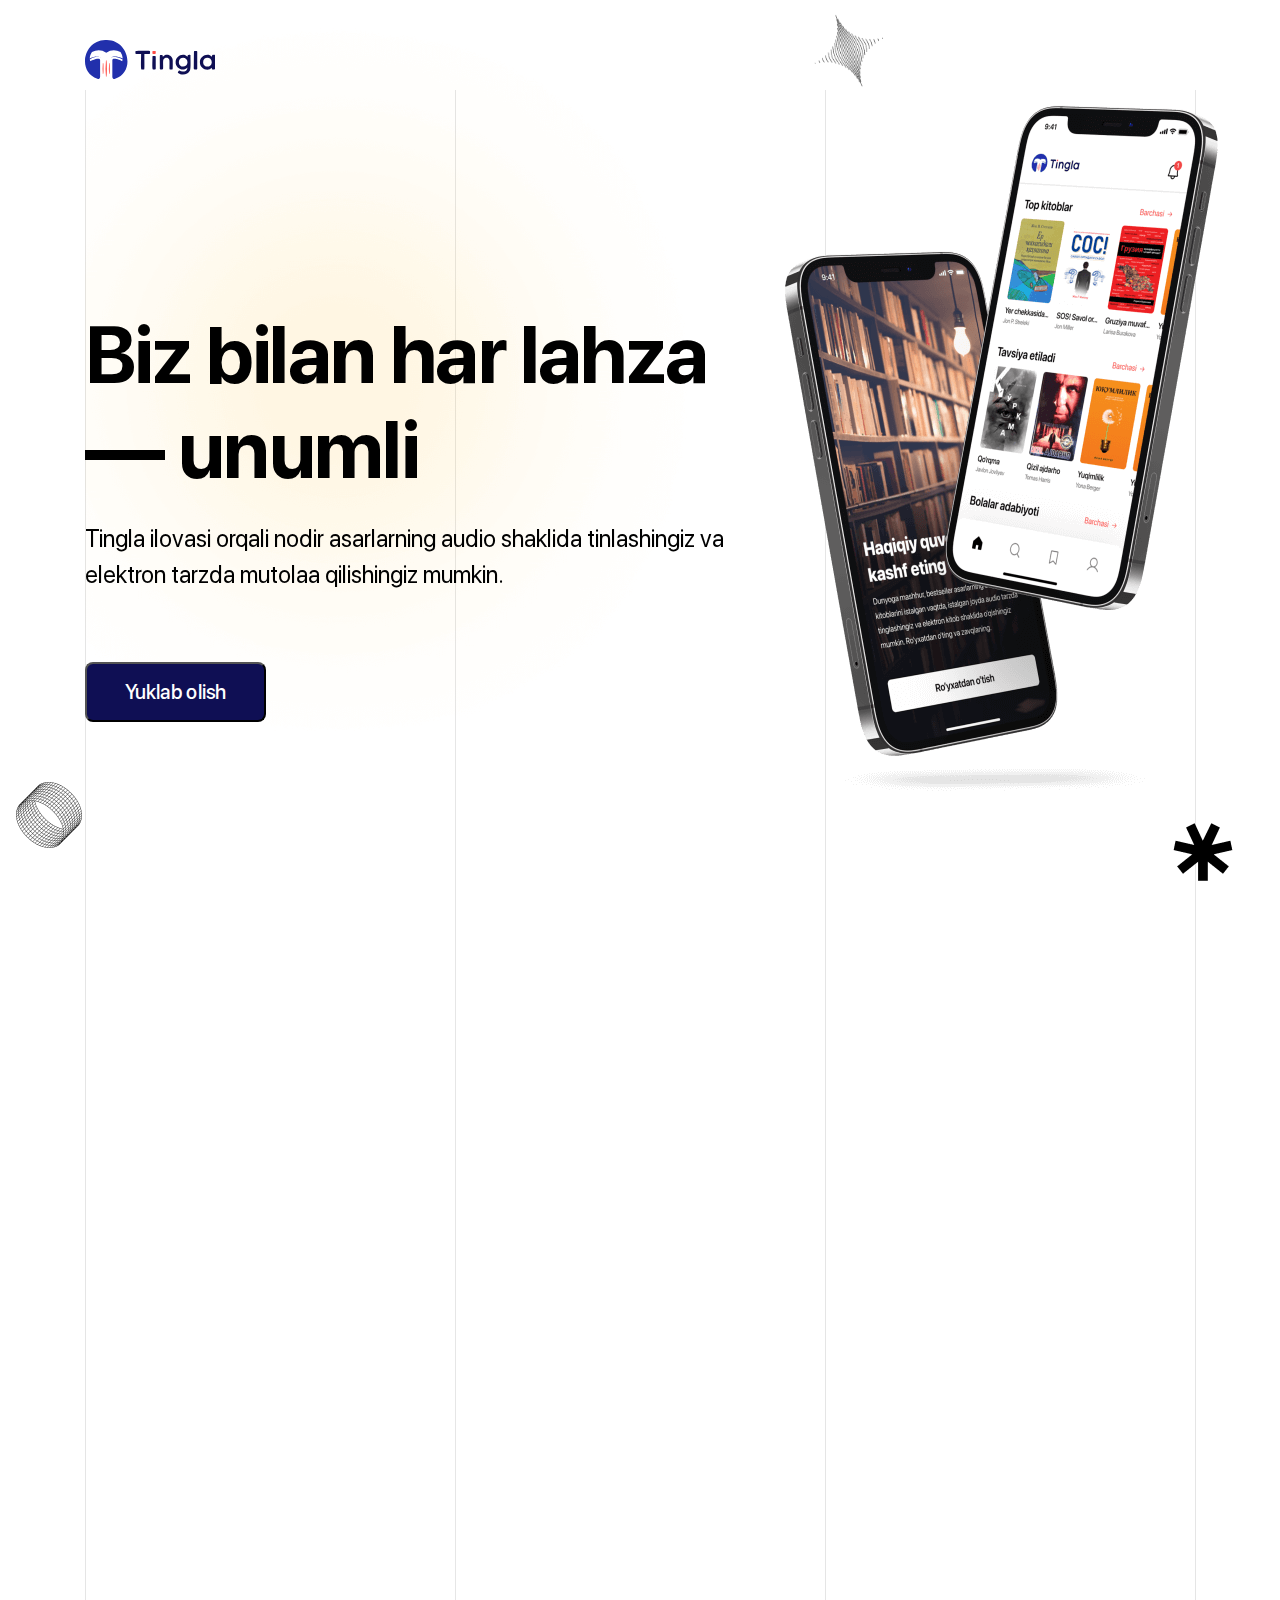
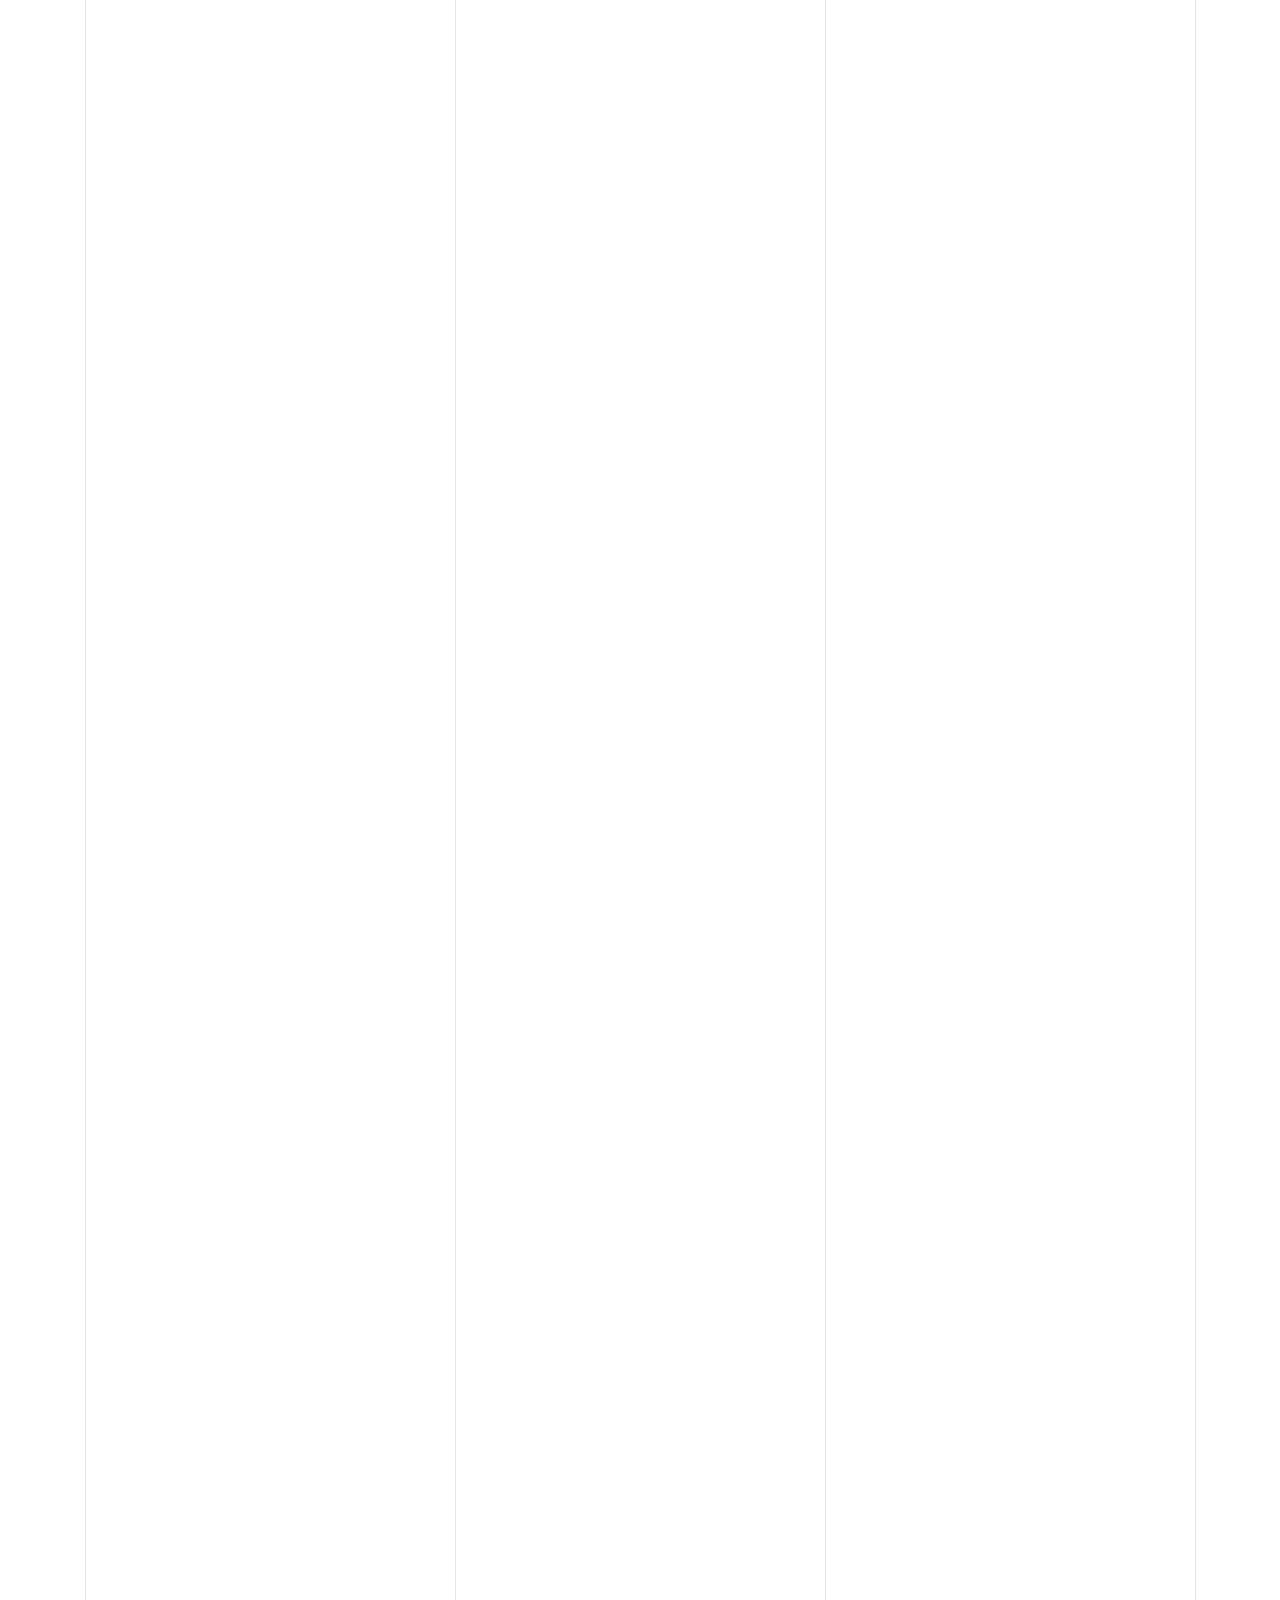
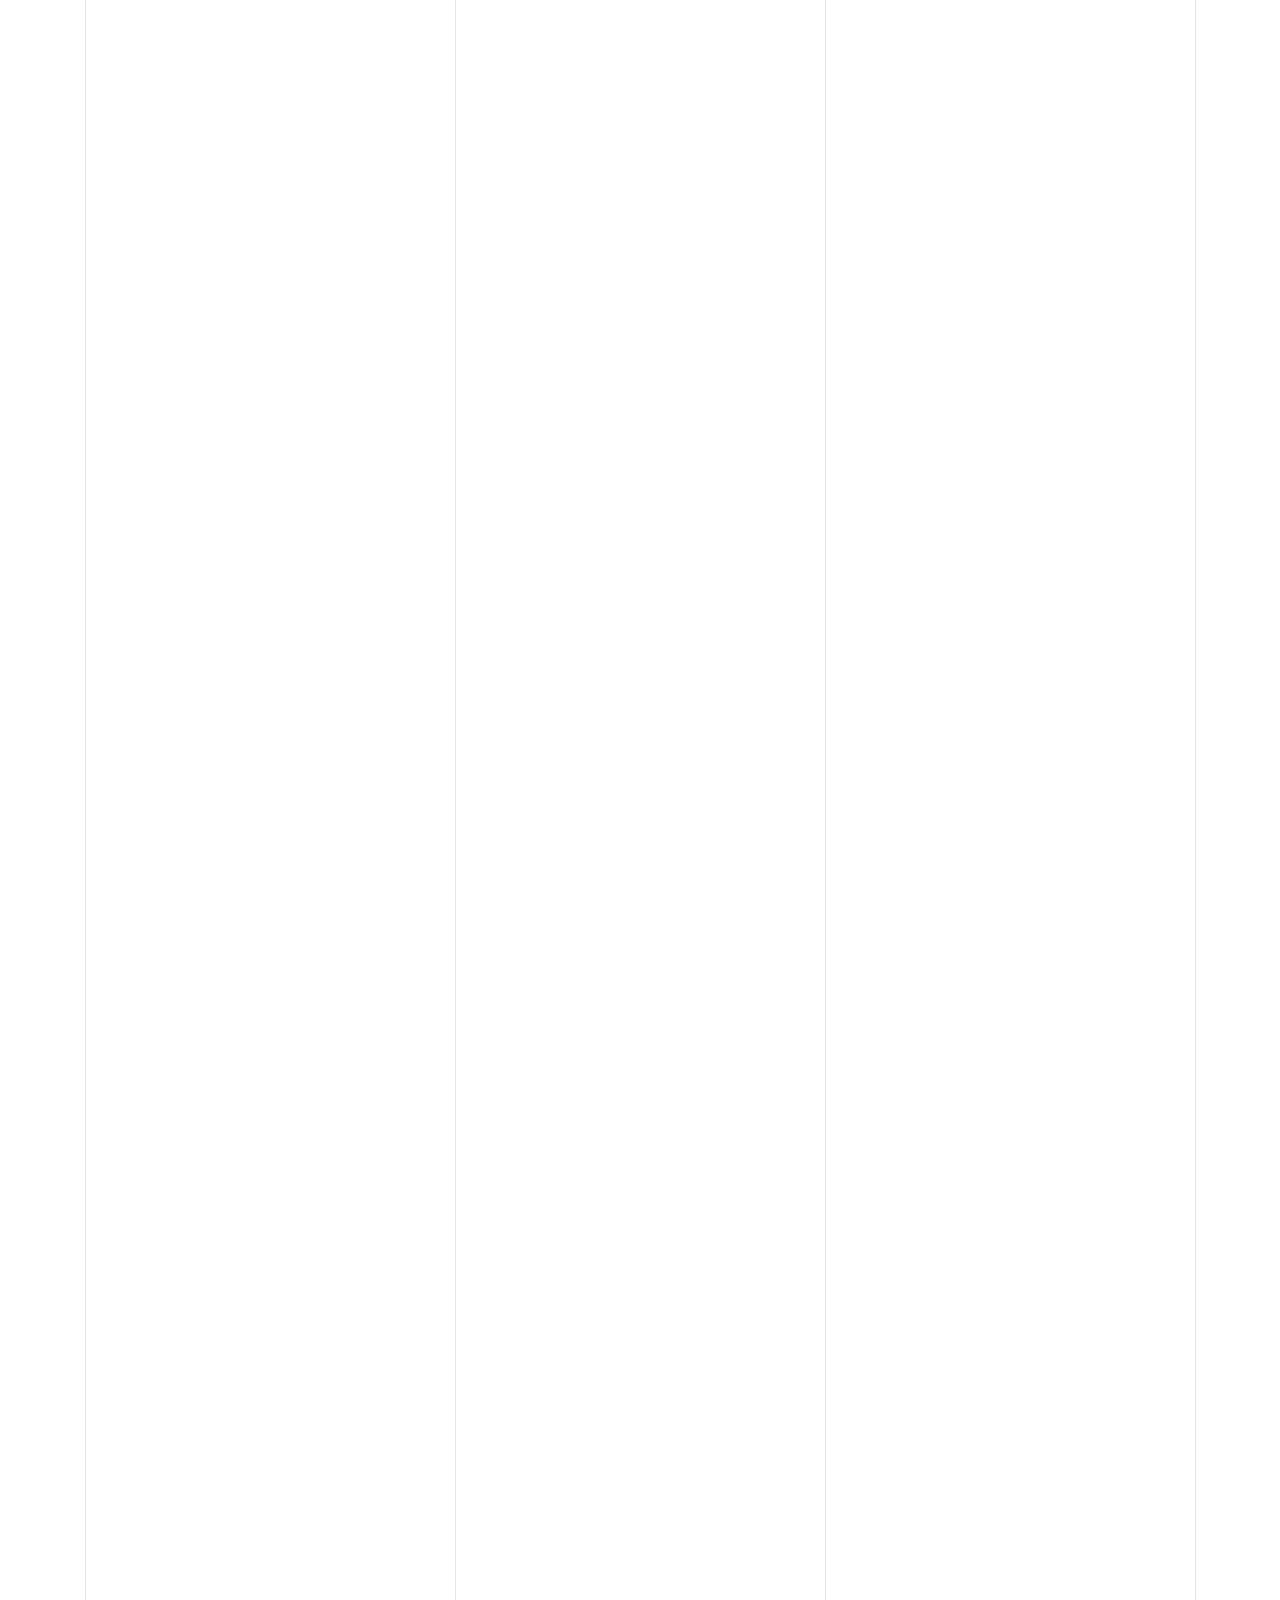
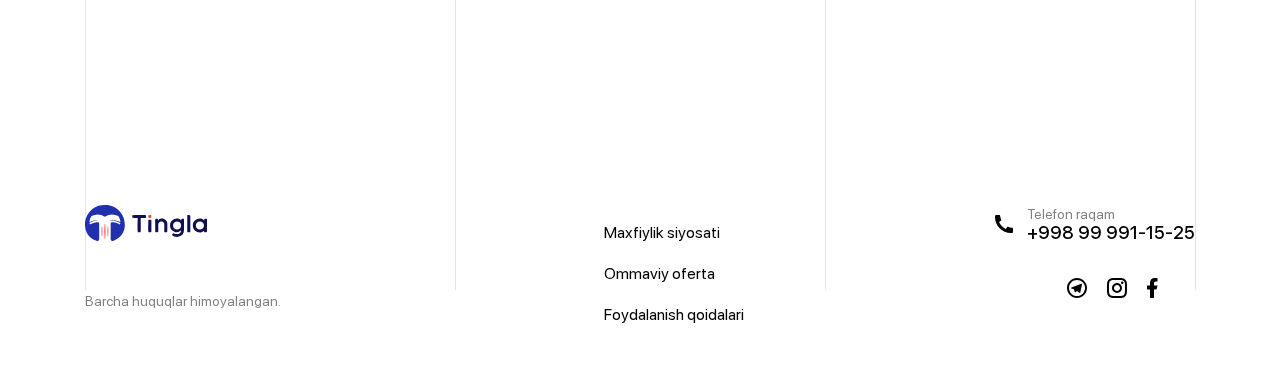
<file: index.html>
<!DOCTYPE html>
<html lang="uz">

<head>
    <meta charset="UTF-8">
    <meta http-equiv="X-UA-Compatible" content="IE=edge">
    <meta name="viewport" content="width=device-width, initial-scale=1.0">
    <link rel="shortcut icon" href="./images/icons/favicon-icon.svg" type="image/x-icon">
    <link rel="stylesheet" href="./styles/main.css">
    <link rel="stylesheet" href="./fonts/stylesheet.css">
    <!-- aos css cdn link -->
    <link href="https://unpkg.com/aos@2.3.1/dist/aos.css" rel="stylesheet">
    <title>Tingla - Landing Page</title>
</head>

<body>
    <!-- Header section -->
    <header class="header">
        <div class="header__inner container">
            <a href="#" class="header__logo">
                <img src="./images/icons/site-logo.svg" alt="site logo">
            </a>
        </div>
    </header>
    <!-- /Header section -->

    <main>
        <!-- Hero section -->
        <section class="hero container" data-aos="fade-up">
            <h1 class="hero__title">Biz bilan har lahza — unumli</h1>
            <p class="hero__text">
                Tingla ilovasi orqali nodir asarlarning audio shaklida tinlashingiz va elektron tarzda mutolaa
                qilishingiz mumkin.
            </p>
            <button class="hero__btn">Yuklab olish</button>
            <img src="./images/hero-mobile-backgrounds.png" class="hero__image" alt="mobile phones" width="514">
        </section>
        <!-- /Hero section -->

        <!-- Player section -->
        <section class="player container" data-aos="fade-up">
            <video src="./videos/mobile-app-promotion.mp4" class="player__video"></video>
            <button class="player__buttons player__buttons--play">
                <img src="./images/icons/play-icon.svg" alt="play icon">
            </button>
            <button class="player__buttons player__buttons--pause">
                <img src="./images/icons/pause-icon.svg" alt="pause icon">
            </button>
        </section>
        <!-- /Player section -->

        <!-- About section -->
        <section class="about container" data-aos="fade-up">
            <h2 class="about__title">
                Loyiha haqida
            </h2>
            <p class="about__text">
                Yangi ko’rinishdagi va ajoyib g’oya bilan qilingan Tingla ilovasi sizga muntazir. Ushbu ilova orqali siz
                o’zbek va jahon adabiyotidagi shoh asarlarni elektron shaklda bepul o’qishingiz va audio tarzda
                tinglashingiz mumkin.
            </p>
            <img src="./images/app-ui.png" class="about__image" alt="tingla mobile app">
        </section>
        <!-- /About section -->

        <!-- Info section -->
        <section class="info container" data-aos="fade-up">
            <img src="./images/mobile-player.png" class="info__image" alt="mobile player">
            <div class="info__texts">
                <h3 class="info__title">
                    Audio-kitobning afzalliklari
                </h3>
                <p class="info__text">
                    O’zingizga ma’qul bo’lgan audio-kitoblarni turli xil holatlarda,
                    istalgan joyda tinglashingiz mumkin. Audio-kitoblarga to’lov qilganingizdan
                    so’ng ularni istalgancha foydalanishingiz mumkin. Telefon xotirasiga yuklash,
                    ilova xotirasiga saqlash va audioning tezligini o’zgartirish imkoniyatlari mavjud.
                </p>
            </div>
        </section>
        <!-- /Info section -->

        <!-- Payment section -->
        <section class="payment container" data-aos="fade-up">
            <h4 class="payment__title">
                To’lov tizimi
            </h4>
            <p class="payment__text">
                “Tingla” ilovasidagi audio-kitoblarni tinglashingiz uchun ma’lum summadagi to’lovni amalga oshirishigiz
                zarur. To’lovlar “Payme” yoki “Visa” to’lov tizimlari orqali amalga oshiriladi. To’lov muvaffaqiyatli
                qabul qilinganidan so’ng audio-kitobni tinglashingiz mumkin bo’ladi.
            </p>
            <img src="./images/mobile-payment.png" class="payment__image" alt="mobile payment" width="412">
        </section>
        <!-- /Payment section -->

        <!-- Download section -->
        <section class="download container" data-aos="fade-up">
            <img src="./images/tingla-ui.png" class="download__image" alt="mobile app" width="394">
            <div class="download__wrapper">
                <h5 class="download__title">Kitob o’qishdan rohatlaning. Hoziroq yuklab oling.</h5>
                <a href="#">
                    <img src="./images/icons/google-play.svg" alt="google play" width="162">
                </a>
                <a href="#">
                    <img src="./images/icons/app-store.svg" alt="app store" width="162">
                </a>
            </div>
        </section>
        <!-- /Download section -->
    </main>

    <!-- Footer section -->
    <footer class="footer container">
        <div class="footer__column">
            <a href="#" class="footer__logo">
                <img src="./images/icons/site-logo.svg" alt="site logo" width="122">
            </a>
            <span class="footer__reserved">Barcha huquqlar himoyalangan.</span>
        </div>
        <ul class="footer__column">
            <li class="footer__item">
                <a href="#">Maxfiylik siyosati</a>
            </li>
            <li class="footer__item">
                <a href="#">Ommaviy oferta</a>
            </li>
            <li class="footer__item">
                <a href="#">Foydalanish qoidalari</a>
            </li>
        </ul>
        <div class="footer__column">
            <a href="tel: +998999911525" class="footer__phone"><span>Telefon raqam</span>+998 99 991-15-25</a>
            <ul class="footer__list">
                <li class="footer__socials">
                    <a href="#">
                        <svg width="20" height="20" viewBox="0 0 20 20" fill="none" xmlns="http://www.w3.org/2000/svg">
                            <path
                                d="M10 18C12.1217 18 14.1566 17.1571 15.6569 15.6569C17.1571 14.1566 18 12.1217 18 10C18 7.87827 17.1571 5.84344 15.6569 4.34315C14.1566 2.84285 12.1217 2 10 2C7.87827 2 5.84344 2.84285 4.34315 4.34315C2.84285 5.84344 2 7.87827 2 10C2 12.1217 2.84285 14.1566 4.34315 15.6569C5.84344 17.1571 7.87827 18 10 18ZM10 20C4.477 20 0 15.523 0 10C0 4.477 4.477 0 10 0C15.523 0 20 4.477 20 10C20 15.523 15.523 20 10 20ZM6.89 11.17L4.392 10.391C3.852 10.226 3.849 9.854 4.513 9.587L14.246 5.827C14.811 5.597 15.131 5.888 14.948 6.617L13.291 14.437C13.175 14.994 12.84 15.127 12.375 14.87L9.824 12.982L8.635 14.13C8.513 14.248 8.414 14.349 8.226 14.374C8.039 14.4 7.885 14.344 7.772 14.034L6.902 11.163L6.89 11.171V11.17Z"
                                fill="black" />
                        </svg>
                    </a>
                </li>
                <li class="footer__socials">
                    <a href="#">
                        <svg width="20" height="20" viewBox="0 0 20 20" fill="none" xmlns="http://www.w3.org/2000/svg">
                            <path
                                d="M10 7C9.20435 7 8.44129 7.31607 7.87868 7.87868C7.31607 8.44129 7 9.20435 7 10C7 10.7956 7.31607 11.5587 7.87868 12.1213C8.44129 12.6839 9.20435 13 10 13C10.7956 13 11.5587 12.6839 12.1213 12.1213C12.6839 11.5587 13 10.7956 13 10C13 9.20435 12.6839 8.44129 12.1213 7.87868C11.5587 7.31607 10.7956 7 10 7ZM10 5C11.3261 5 12.5979 5.52678 13.5355 6.46447C14.4732 7.40215 15 8.67392 15 10C15 11.3261 14.4732 12.5979 13.5355 13.5355C12.5979 14.4732 11.3261 15 10 15C8.67392 15 7.40215 14.4732 6.46447 13.5355C5.52678 12.5979 5 11.3261 5 10C5 8.67392 5.52678 7.40215 6.46447 6.46447C7.40215 5.52678 8.67392 5 10 5ZM16.5 4.75C16.5 5.08152 16.3683 5.39946 16.1339 5.63388C15.8995 5.8683 15.5815 6 15.25 6C14.9185 6 14.6005 5.8683 14.3661 5.63388C14.1317 5.39946 14 5.08152 14 4.75C14 4.41848 14.1317 4.10054 14.3661 3.86612C14.6005 3.6317 14.9185 3.5 15.25 3.5C15.5815 3.5 15.8995 3.6317 16.1339 3.86612C16.3683 4.10054 16.5 4.41848 16.5 4.75ZM10 2C7.526 2 7.122 2.007 5.971 2.058C5.187 2.095 4.661 2.2 4.173 2.39C3.739 2.558 3.426 2.759 3.093 3.093C2.78001 3.3954 2.53935 3.76458 2.389 4.173C2.199 4.663 2.094 5.188 2.058 5.971C2.006 7.075 2 7.461 2 10C2 12.474 2.007 12.878 2.058 14.029C2.095 14.812 2.2 15.339 2.389 15.826C2.559 16.261 2.759 16.574 3.091 16.906C3.428 17.242 3.741 17.443 4.171 17.609C4.665 17.8 5.191 17.906 5.971 17.942C7.075 17.994 7.461 18 10 18C12.474 18 12.878 17.993 14.029 17.942C14.811 17.905 15.338 17.8 15.826 17.611C16.259 17.442 16.574 17.241 16.906 16.909C17.243 16.572 17.444 16.259 17.61 15.829C17.8 15.336 17.906 14.809 17.942 14.029C17.994 12.925 18 12.539 18 10C18 7.526 17.993 7.122 17.942 5.971C17.905 5.189 17.8 4.661 17.61 4.173C17.4593 3.765 17.2191 3.39596 16.907 3.093C16.6047 2.77985 16.2355 2.53917 15.827 2.389C15.337 2.199 14.811 2.094 14.029 2.058C12.925 2.006 12.539 2 10 2ZM10 0C12.717 0 13.056 0.00999994 14.122 0.0599999C15.187 0.11 15.912 0.277 16.55 0.525C17.21 0.779 17.766 1.123 18.322 1.678C18.8305 2.1779 19.224 2.78259 19.475 3.45C19.722 4.087 19.89 4.813 19.94 5.878C19.987 6.944 20 7.283 20 10C20 12.717 19.99 13.056 19.94 14.122C19.89 15.187 19.722 15.912 19.475 16.55C19.2247 17.2178 18.8311 17.8226 18.322 18.322C17.822 18.8303 17.2173 19.2238 16.55 19.475C15.913 19.722 15.187 19.89 14.122 19.94C13.056 19.987 12.717 20 10 20C7.283 20 6.944 19.99 5.878 19.94C4.813 19.89 4.088 19.722 3.45 19.475C2.78233 19.2245 2.17753 18.8309 1.678 18.322C1.16941 17.8222 0.775931 17.2175 0.525 16.55C0.277 15.913 0.11 15.187 0.0599999 14.122C0.0129999 13.056 0 12.717 0 10C0 7.283 0.00999994 6.944 0.0599999 5.878C0.11 4.812 0.277 4.088 0.525 3.45C0.775236 2.78218 1.1688 2.17732 1.678 1.678C2.17767 1.16923 2.78243 0.775729 3.45 0.525C4.088 0.277 4.812 0.11 5.878 0.0599999C6.944 0.0129999 7.283 0 10 0Z"
                                fill="black" />
                        </svg>
                    </a>
                </li>
                <li class="footer__socials">
                    <a href="#">
                        <svg width="11" height="20" viewBox="0 0 11 20" fill="none" xmlns="http://www.w3.org/2000/svg">
                            <path
                                d="M7 11.5H9.5L10.5 7.5H7V5.5C7 4.47 7 3.5 9 3.5H10.5V0.14C10.174 0.0970001 8.943 0 7.643 0C4.928 0 3 1.657 3 4.7V7.5H0V11.5H3V20H7V11.5Z"
                                fill="black" />
                        </svg>
                    </a>
                </li>
            </ul>
        </div>
    </footer>
    <!-- /Footer section -->

    <!-- custom js file link -->
    <script src="./scripts/script.js"></script>
    <!-- aos js cdn link -->
    <script src="https://unpkg.com/aos@2.3.1/dist/aos.js"></script>
    <script>
        AOS.init();
    </script>
</body>

</html>
</file>
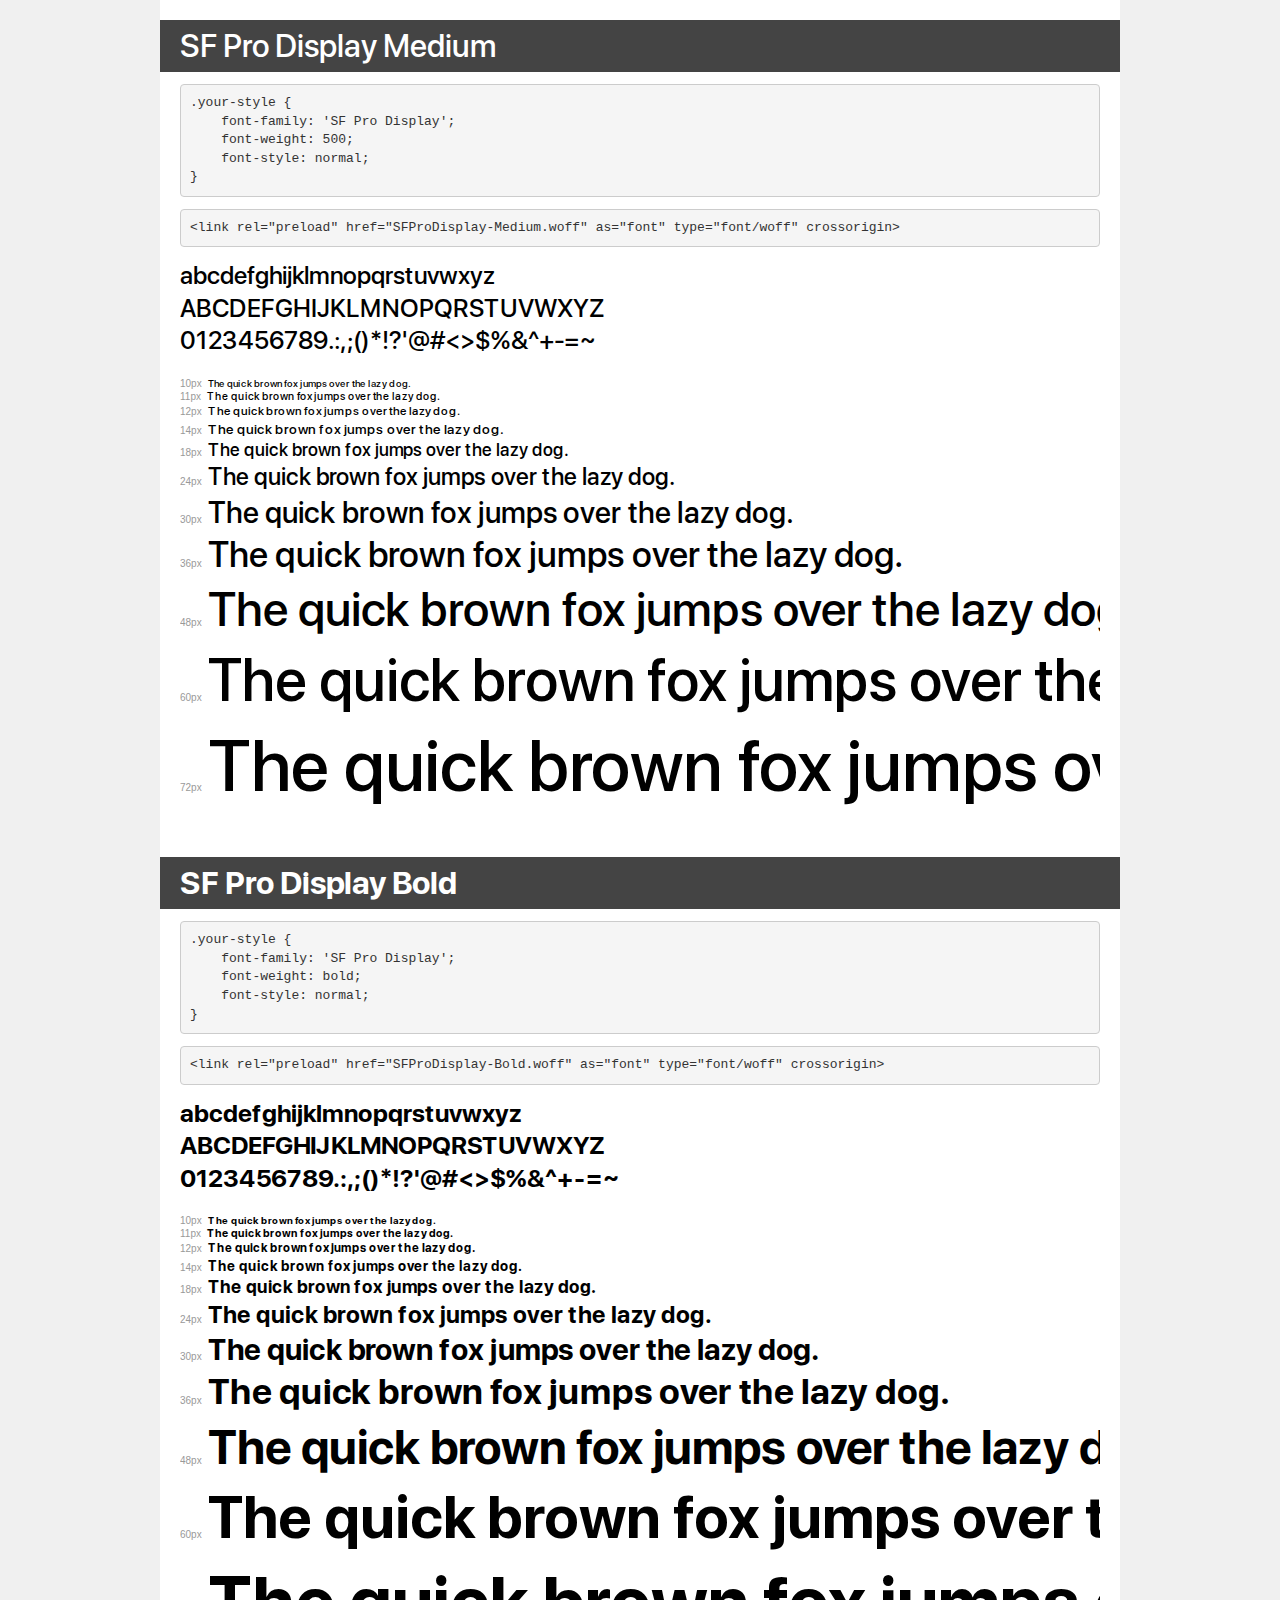
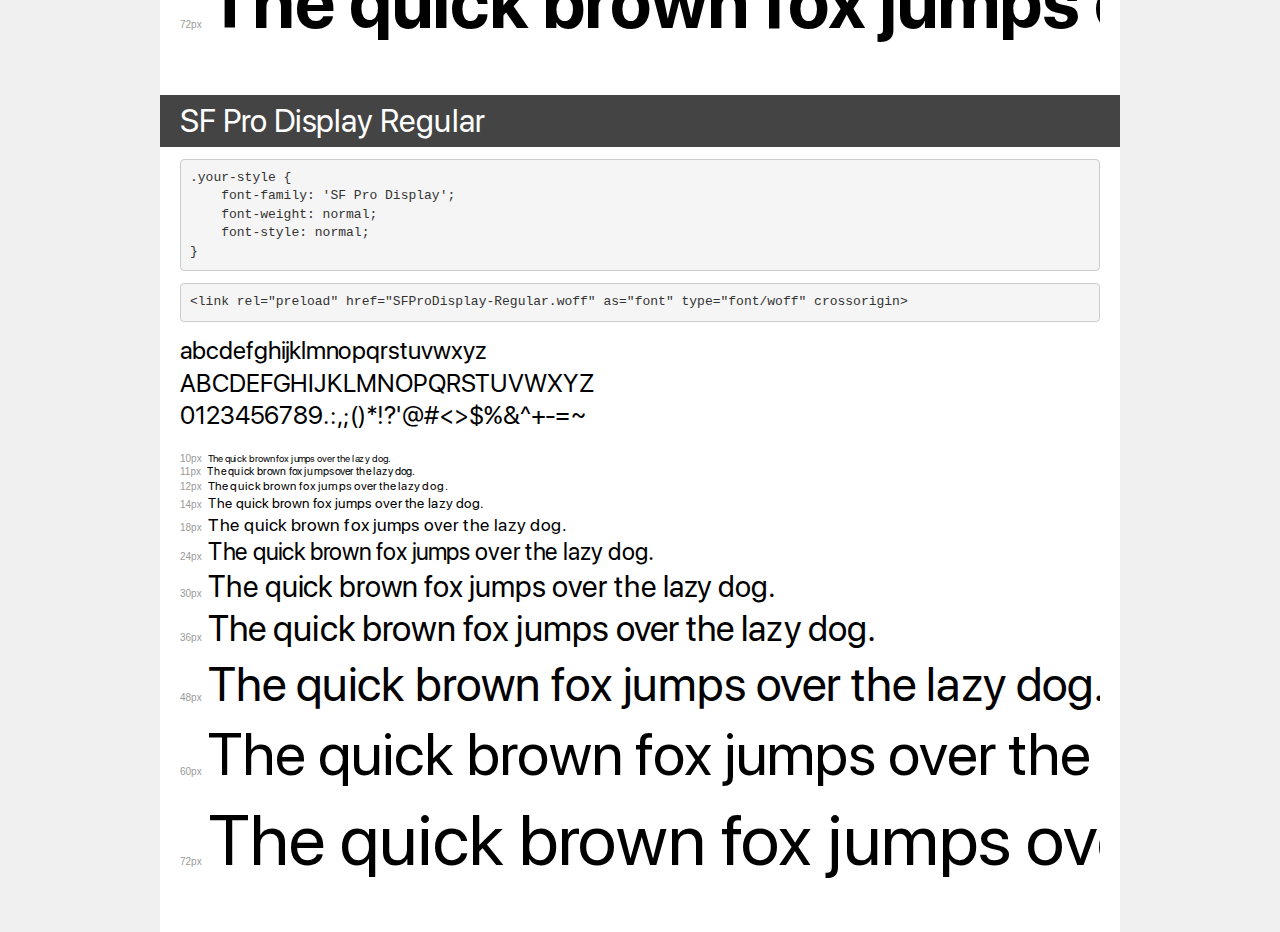
<file: fonts/demo.html>
<!DOCTYPE html>
<html lang="en">

<head>
    <meta charset="utf-8">
    <meta http-equiv="X-UA-Compatible" content="IE=edge">
    <meta name="viewport" content="width=device-width, initial-scale=1">
    <meta name="robots" content="noindex, noarchive">
    <meta name="format-detection" content="telephone=no">
    <title>Transfonter demo</title>
    <link href="stylesheet.css" rel="stylesheet">
    <style>
        /*
        http://meyerweb.com/eric/tools/css/reset/
        v2.0 | 20110126
        License: none (public domain)
        */
        html,
        body,
        div,
        span,
        applet,
        object,
        iframe,
        h1,
        h2,
        h3,
        h4,
        h5,
        h6,
        p,
        blockquote,
        pre,
        a,
        abbr,
        acronym,
        address,
        big,
        cite,
        code,
        del,
        dfn,
        em,
        img,
        ins,
        kbd,
        q,
        s,
        samp,
        small,
        strike,
        strong,
        sub,
        sup,
        tt,
        var,
        b,
        u,
        i,
        center,
        dl,
        dt,
        dd,
        ol,
        ul,
        li,
        fieldset,
        form,
        label,
        legend,
        table,
        caption,
        tbody,
        tfoot,
        thead,
        tr,
        th,
        td,
        article,
        aside,
        canvas,
        details,
        embed,
        figure,
        figcaption,
        footer,
        header,
        hgroup,
        menu,
        nav,
        output,
        ruby,
        section,
        summary,
        time,
        mark,
        audio,
        video {
            margin: 0;
            padding: 0;
            border: 0;
            font-size: 100%;
            font: inherit;
            vertical-align: baseline;
        }

        /* HTML5 display-role reset for older browsers */
        article,
        aside,
        details,
        figcaption,
        figure,
        footer,
        header,
        hgroup,
        menu,
        nav,
        section {
            display: block;
        }

        body {
            line-height: 1;
        }

        ol,
        ul {
            list-style: none;
        }

        blockquote,
        q {
            quotes: none;
        }

        blockquote:before,
        blockquote:after,
        q:before,
        q:after {
            content: '';
            content: none;
        }

        table {
            border-collapse: collapse;
            border-spacing: 0;
        }

        /* demo styles */
        body {
            background: #f0f0f0;
            color: #000;
        }

        .page {
            background: #fff;
            width: 920px;
            margin: 0 auto;
            padding: 20px 20px 0 20px;
            overflow: hidden;
        }

        .font-container {
            overflow-x: auto;
            overflow-y: hidden;
            margin-bottom: 40px;
            line-height: 1.3;
            white-space: nowrap;
            padding-bottom: 5px;
        }

        h1 {
            position: relative;
            background: #444;
            font-size: 32px;
            color: #fff;
            padding: 10px 20px;
            margin: 0 -20px 12px -20px;
        }

        .letters {
            font-size: 25px;
            margin-bottom: 20px;
        }

        .s10:before {
            content: '10px';
        }

        .s11:before {
            content: '11px';
        }

        .s12:before {
            content: '12px';
        }

        .s14:before {
            content: '14px';
        }

        .s18:before {
            content: '18px';
        }

        .s24:before {
            content: '24px';
        }

        .s30:before {
            content: '30px';
        }

        .s36:before {
            content: '36px';
        }

        .s48:before {
            content: '48px';
        }

        .s60:before {
            content: '60px';
        }

        .s72:before {
            content: '72px';
        }

        .s10:before,
        .s11:before,
        .s12:before,
        .s14:before,
        .s18:before,
        .s24:before,
        .s30:before,
        .s36:before,
        .s48:before,
        .s60:before,
        .s72:before {
            font-family: Arial, sans-serif;
            font-size: 10px;
            font-weight: normal;
            font-style: normal;
            color: #999;
            padding-right: 6px;
        }

        pre {
            display: block;
            padding: 9px;
            margin: 0 0 12px;
            font-family: Monaco, Menlo, Consolas, "Courier New", monospace;
            font-size: 13px;
            line-height: 1.428571429;
            color: #333;
            font-weight: normal;
            font-style: normal;
            background-color: #f5f5f5;
            border: 1px solid #ccc;
            overflow-x: auto;
            border-radius: 4px;
        }

        /* responsive */
        @media (max-width: 959px) {
            .page {
                width: auto;
                margin: 0;
            }
        }
    </style>
</head>

<body>
    <div class="page">
        <div class="demo">
            <h1 style="font-family: 'SF Pro Display'; font-weight: 500; font-style: normal;">SF Pro Display Medium</h1>
            <pre title="Usage">.your-style {
    font-family: 'SF Pro Display';
    font-weight: 500;
    font-style: normal;
}</pre>
            <pre title="Preload (optional)">
&lt;link rel=&quot;preload&quot; href=&quot;SFProDisplay-Medium.woff&quot; as=&quot;font&quot; type=&quot;font/woff&quot; crossorigin&gt;</pre>
            <div class="font-container" style="font-family: 'SF Pro Display'; font-weight: 500; font-style: normal;">
                <p class="letters">
                    abcdefghijklmnopqrstuvwxyz<br>
                    ABCDEFGHIJKLMNOPQRSTUVWXYZ<br>
                    0123456789.:,;()*!?'@#&lt;&gt;$%&^+-=~
                </p>
                <p class="s10" style="font-size: 10px;">The quick brown fox jumps over the lazy dog.</p>
                <p class="s11" style="font-size: 11px;">The quick brown fox jumps over the lazy dog.</p>
                <p class="s12" style="font-size: 12px;">The quick brown fox jumps over the lazy dog.</p>
                <p class="s14" style="font-size: 14px;">The quick brown fox jumps over the lazy dog.</p>
                <p class="s18" style="font-size: 18px;">The quick brown fox jumps over the lazy dog.</p>
                <p class="s24" style="font-size: 24px;">The quick brown fox jumps over the lazy dog.</p>
                <p class="s30" style="font-size: 30px;">The quick brown fox jumps over the lazy dog.</p>
                <p class="s36" style="font-size: 36px;">The quick brown fox jumps over the lazy dog.</p>
                <p class="s48" style="font-size: 48px;">The quick brown fox jumps over the lazy dog.</p>
                <p class="s60" style="font-size: 60px;">The quick brown fox jumps over the lazy dog.</p>
                <p class="s72" style="font-size: 72px;">The quick brown fox jumps over the lazy dog.</p>
            </div>
        </div>

        <div class="demo">
            <h1 style="font-family: 'SF Pro Display'; font-weight: bold; font-style: normal;">SF Pro Display Bold</h1>
            <pre title="Usage">.your-style {
    font-family: 'SF Pro Display';
    font-weight: bold;
    font-style: normal;
}</pre>
            <pre title="Preload (optional)">
&lt;link rel=&quot;preload&quot; href=&quot;SFProDisplay-Bold.woff&quot; as=&quot;font&quot; type=&quot;font/woff&quot; crossorigin&gt;</pre>
            <div class="font-container" style="font-family: 'SF Pro Display'; font-weight: bold; font-style: normal;">
                <p class="letters">
                    abcdefghijklmnopqrstuvwxyz<br>
                    ABCDEFGHIJKLMNOPQRSTUVWXYZ<br>
                    0123456789.:,;()*!?'@#&lt;&gt;$%&^+-=~
                </p>
                <p class="s10" style="font-size: 10px;">The quick brown fox jumps over the lazy dog.</p>
                <p class="s11" style="font-size: 11px;">The quick brown fox jumps over the lazy dog.</p>
                <p class="s12" style="font-size: 12px;">The quick brown fox jumps over the lazy dog.</p>
                <p class="s14" style="font-size: 14px;">The quick brown fox jumps over the lazy dog.</p>
                <p class="s18" style="font-size: 18px;">The quick brown fox jumps over the lazy dog.</p>
                <p class="s24" style="font-size: 24px;">The quick brown fox jumps over the lazy dog.</p>
                <p class="s30" style="font-size: 30px;">The quick brown fox jumps over the lazy dog.</p>
                <p class="s36" style="font-size: 36px;">The quick brown fox jumps over the lazy dog.</p>
                <p class="s48" style="font-size: 48px;">The quick brown fox jumps over the lazy dog.</p>
                <p class="s60" style="font-size: 60px;">The quick brown fox jumps over the lazy dog.</p>
                <p class="s72" style="font-size: 72px;">The quick brown fox jumps over the lazy dog.</p>
            </div>
        </div>

        <div class="demo">
            <h1 style="font-family: 'SF Pro Display'; font-weight: normal; font-style: normal;">SF Pro Display Regular
            </h1>
            <pre title="Usage">.your-style {
    font-family: 'SF Pro Display';
    font-weight: normal;
    font-style: normal;
}</pre>
            <pre title="Preload (optional)">
&lt;link rel=&quot;preload&quot; href=&quot;SFProDisplay-Regular.woff&quot; as=&quot;font&quot; type=&quot;font/woff&quot; crossorigin&gt;</pre>
            <div class="font-container" style="font-family: 'SF Pro Display'; font-weight: normal; font-style: normal;">
                <p class="letters">
                    abcdefghijklmnopqrstuvwxyz<br>
                    ABCDEFGHIJKLMNOPQRSTUVWXYZ<br>
                    0123456789.:,;()*!?'@#&lt;&gt;$%&^+-=~
                </p>
                <p class="s10" style="font-size: 10px;">The quick brown fox jumps over the lazy dog.</p>
                <p class="s11" style="font-size: 11px;">The quick brown fox jumps over the lazy dog.</p>
                <p class="s12" style="font-size: 12px;">The quick brown fox jumps over the lazy dog.</p>
                <p class="s14" style="font-size: 14px;">The quick brown fox jumps over the lazy dog.</p>
                <p class="s18" style="font-size: 18px;">The quick brown fox jumps over the lazy dog.</p>
                <p class="s24" style="font-size: 24px;">The quick brown fox jumps over the lazy dog.</p>
                <p class="s30" style="font-size: 30px;">The quick brown fox jumps over the lazy dog.</p>
                <p class="s36" style="font-size: 36px;">The quick brown fox jumps over the lazy dog.</p>
                <p class="s48" style="font-size: 48px;">The quick brown fox jumps over the lazy dog.</p>
                <p class="s60" style="font-size: 60px;">The quick brown fox jumps over the lazy dog.</p>
                <p class="s72" style="font-size: 72px;">The quick brown fox jumps over the lazy dog.</p>
            </div>
        </div>

    </div>
</body>

</html>
</file>
<file: fonts/stylesheet.css>
@font-face {
    font-family: 'SF Pro Display';
    src: url('./SFProDisplay-Medium.eot');
    src: url('./SFProDisplay-Medium.eot?#iefix') format('embedded-opentype'),
        url('./SFProDisplay-Medium.woff') format('woff'),
        url('./SFProDisplay-Medium.ttf') format('truetype');
    font-weight: 500;
    font-style: normal;
    font-display: swap;
}

@font-face {
    font-family: 'SF Pro Display';
    src: url('./SFProDisplay-Bold.eot');
    src: url('./SFProDisplay-Bold.eot?#iefix') format('embedded-opentype'),
        url('./SFProDisplay-Bold.woff') format('woff'),
        url('./SFProDisplay-Bold.ttf') format('truetype');
    font-weight: bold;
    font-style: normal;
    font-display: swap;
}

@font-face {
    font-family: 'SF Pro Display';
    src: url('./SFProDisplay-Regular.eot');
    src: url('./SFProDisplay-Regular.eot?#iefix') format('embedded-opentype'),
        url('./SFProDisplay-Regular.woff') format('woff'),
        url('./SFProDisplay-Regular.ttf') format('truetype');
    font-weight: normal;
    font-style: normal;
    font-display: swap;
}
</file>
<file: styles/main.css>
/*! normalize.css v8.0.1 | MIT License | github.com/necolas/normalize.css */
/* Document
   ========================================================================== */
/**
 * 1. Correct the line height in all browsers.
 * 2. Prevent adjustments of font size after orientation changes in iOS.
 */
html {
  line-height: 1.15; /* 1 */
  -webkit-text-size-adjust: 100%; /* 2 */
}

/* Sections
   ========================================================================== */
/**
 * Remove the margin in all browsers.
 */
body {
  margin: 0;
}

/**
 * Render the `main` element consistently in IE.
 */
main {
  display: block;
}

/**
 * Correct the font size and margin on `h1` elements within `section` and
 * `article` contexts in Chrome, Firefox, and Safari.
 */
h1 {
  font-size: 2em;
  margin: 0.67em 0;
}

/* Grouping content
   ========================================================================== */
/**
 * 1. Add the correct box sizing in Firefox.
 * 2. Show the overflow in Edge and IE.
 */
hr {
  box-sizing: content-box; /* 1 */
  height: 0; /* 1 */
  overflow: visible; /* 2 */
}

/**
 * 1. Correct the inheritance and scaling of font size in all browsers.
 * 2. Correct the odd `em` font sizing in all browsers.
 */
pre {
  font-family: monospace, monospace; /* 1 */
  font-size: 1em; /* 2 */
}

/* Text-level semantics
   ========================================================================== */
/**
 * Remove the gray background on active links in IE 10.
 */
a {
  background-color: transparent;
}

/**
 * 1. Remove the bottom border in Chrome 57-
 * 2. Add the correct text decoration in Chrome, Edge, IE, Opera, and Safari.
 */
abbr[title] {
  border-bottom: none; /* 1 */
  text-decoration: underline; /* 2 */
  -webkit-text-decoration: underline dotted;
          text-decoration: underline dotted; /* 2 */
}

/**
 * Add the correct font weight in Chrome, Edge, and Safari.
 */
b,
strong {
  font-weight: bolder;
}

/**
 * 1. Correct the inheritance and scaling of font size in all browsers.
 * 2. Correct the odd `em` font sizing in all browsers.
 */
code,
kbd,
samp {
  font-family: monospace, monospace; /* 1 */
  font-size: 1em; /* 2 */
}

/**
 * Add the correct font size in all browsers.
 */
small {
  font-size: 80%;
}

/**
 * Prevent `sub` and `sup` elements from affecting the line height in
 * all browsers.
 */
sub,
sup {
  font-size: 75%;
  line-height: 0;
  position: relative;
  vertical-align: baseline;
}

sub {
  bottom: -0.25em;
}

sup {
  top: -0.5em;
}

/* Embedded content
   ========================================================================== */
/**
 * Remove the border on images inside links in IE 10.
 */
img {
  border-style: none;
}

/* Forms
   ========================================================================== */
/**
 * 1. Change the font styles in all browsers.
 * 2. Remove the margin in Firefox and Safari.
 */
button,
input,
optgroup,
select,
textarea {
  font-family: inherit; /* 1 */
  font-size: 100%; /* 1 */
  line-height: 1.15; /* 1 */
  margin: 0; /* 2 */
}

/**
 * Show the overflow in IE.
 * 1. Show the overflow in Edge.
 */
button,
input { /* 1 */
  overflow: visible;
}

/**
 * Remove the inheritance of text transform in Edge, Firefox, and IE.
 * 1. Remove the inheritance of text transform in Firefox.
 */
button,
select { /* 1 */
  text-transform: none;
}

/**
 * Correct the inability to style clickable types in iOS and Safari.
 */
button,
[type=button],
[type=reset],
[type=submit] {
  -webkit-appearance: button;
}

/**
 * Remove the inner border and padding in Firefox.
 */
button::-moz-focus-inner,
[type=button]::-moz-focus-inner,
[type=reset]::-moz-focus-inner,
[type=submit]::-moz-focus-inner {
  border-style: none;
  padding: 0;
}

/**
 * Restore the focus styles unset by the previous rule.
 */
button:-moz-focusring,
[type=button]:-moz-focusring,
[type=reset]:-moz-focusring,
[type=submit]:-moz-focusring {
  outline: 1px dotted ButtonText;
}

/**
 * Correct the padding in Firefox.
 */
fieldset {
  padding: 0.35em 0.75em 0.625em;
}

/**
 * 1. Correct the text wrapping in Edge and IE.
 * 2. Correct the color inheritance from `fieldset` elements in IE.
 * 3. Remove the padding so developers are not caught out when they zero out
 *    `fieldset` elements in all browsers.
 */
legend {
  box-sizing: border-box; /* 1 */
  color: inherit; /* 2 */
  display: table; /* 1 */
  max-width: 100%; /* 1 */
  padding: 0; /* 3 */
  white-space: normal; /* 1 */
}

/**
 * Add the correct vertical alignment in Chrome, Firefox, and Opera.
 */
progress {
  vertical-align: baseline;
}

/**
 * Remove the default vertical scrollbar in IE 10+.
 */
textarea {
  overflow: auto;
}

/**
 * 1. Add the correct box sizing in IE 10.
 * 2. Remove the padding in IE 10.
 */
[type=checkbox],
[type=radio] {
  box-sizing: border-box; /* 1 */
  padding: 0; /* 2 */
}

/**
 * Correct the cursor style of increment and decrement buttons in Chrome.
 */
[type=number]::-webkit-inner-spin-button,
[type=number]::-webkit-outer-spin-button {
  height: auto;
}

/**
 * 1. Correct the odd appearance in Chrome and Safari.
 * 2. Correct the outline style in Safari.
 */
[type=search] {
  -webkit-appearance: textfield; /* 1 */
  outline-offset: -2px; /* 2 */
}

/**
 * Remove the inner padding in Chrome and Safari on macOS.
 */
[type=search]::-webkit-search-decoration {
  -webkit-appearance: none;
}

/**
 * 1. Correct the inability to style clickable types in iOS and Safari.
 * 2. Change font properties to `inherit` in Safari.
 */
::-webkit-file-upload-button {
  -webkit-appearance: button; /* 1 */
  font: inherit; /* 2 */
}

/* Interactive
   ========================================================================== */
/*
 * Add the correct display in Edge, IE 10+, and Firefox.
 */
details {
  display: block;
}

/*
 * Add the correct display in all browsers.
 */
summary {
  display: list-item;
}

/* Misc
   ========================================================================== */
/**
 * Add the correct display in IE 10+.
 */
template {
  display: none;
}

/**
 * Add the correct display in IE 10.
 */
[hidden] {
  display: none;
}

.header {
  width: 100%;
  position: fixed;
  padding: 40px 0;
  z-index: 1000;
  transition: all 1s ease;
}
.header__inner {
  width: 100%;
  margin: 0 auto;
}
@media screen and (max-width: 1110px) {
  .header__inner {
    padding: 0 15px;
  }
}
@media screen and (max-width: 576px) {
  .header__logo {
    width: 113px;
  }
}

.hero {
  position: relative;
  padding-top: 253px;
  padding-bottom: 142px;
  margin-bottom: 160px;
  box-sizing: border-box;
  background-image: url("../../images/background-orange-layer.png"), url("../../images/hero-abstract-shape.png");
  background-repeat: no-repeat, no-repeat;
  background-position: -180px -50px, 690px 0px;
  background-size: contain, 148px;
}
@media screen and (max-width: 1140px) {
  .hero {
    padding-left: 30px;
    padding-right: 30px;
  }
}
@media screen and (max-width: 900px) {
  .hero {
    margin-bottom: 120px;
    background-repeat: no-repeat, no-repeat;
    background-position: -80px 80%, right 150px;
    background-size: contain, 80px;
  }
}
@media screen and (max-width: 500px) {
  .hero {
    margin-bottom: 50px;
  }
}
.hero::before {
  content: "";
  position: absolute;
  left: -85px;
  bottom: 0;
  width: 98px;
  height: 98px;
  background-image: url("../../images/hero-before-abstract-shape.png");
  background-repeat: no-repeat;
  background-size: contain;
}
@media screen and (max-width: 1140px) {
  .hero::before {
    left: 0;
  }
}
@media screen and (max-width: 500px) {
  .hero::before {
    top: 320px;
    left: -20px;
    transform: scale(0.6);
  }
}
.hero::after {
  content: "";
  position: absolute;
  right: -52px;
  bottom: -32px;
  width: 88px;
  height: 88px;
  background-image: url("../../images/hero-after-abstract-shape.png");
  background-repeat: no-repeat;
  background-size: contain;
}
@media screen and (max-width: 1140px) {
  .hero::after {
    right: 0;
  }
}
@media screen and (max-width: 500px) {
  .hero::after {
    transform: scale(0.6);
    bottom: 0;
  }
}
.hero__title {
  width: 650px;
  margin-bottom: 24px;
  font-weight: 700;
  font-size: 80px;
  line-height: 95px;
  letter-spacing: -0.02em;
}
@media screen and (max-width: 1140px) {
  .hero__title {
    margin-bottom: 18px;
    font-weight: 700;
    font-size: 50px;
    line-height: 65px;
  }
}
@media screen and (max-width: 1080px) {
  .hero__title {
    width: 400px;
  }
}
@media screen and (max-width: 820px) {
  .hero__title {
    width: 100%;
    padding-top: 400px;
    margin-left: auto;
    margin-right: auto;
    font-size: 40px;
    line-height: 45px;
    text-align: center;
  }
}
@media screen and (max-width: 500px) {
  .hero__title {
    padding-top: 250px;
    text-align: start;
    font-size: 36px;
    line-height: 43px;
  }
}
.hero__text {
  width: 657px;
  margin-bottom: 69px;
  font-weight: 400;
  font-size: 24px;
  line-height: 36px;
}
@media screen and (max-width: 1140px) {
  .hero__text {
    margin-bottom: 49px;
    font-weight: 400;
    font-size: 18px;
    line-height: 28px;
  }
}
@media screen and (max-width: 1080px) {
  .hero__text {
    width: 400px;
  }
}
@media screen and (max-width: 820px) {
  .hero__text {
    margin-left: auto;
    margin-right: auto;
    text-align: center;
    width: 100%;
  }
}
@media screen and (max-width: 500px) {
  .hero__text {
    margin-bottom: 28px;
    text-align: start;
  }
}
.hero__btn {
  display: block;
  width: 181px;
  height: 60px;
  position: relative;
  background: #0F0F54;
  border-radius: 8px;
  font-weight: 500;
  font-size: 20px;
  line-height: 24px;
  letter-spacing: -0.01em;
  color: #ffffff;
  transition: all 0.3s;
  cursor: pointer;
}
@media screen and (max-width: 1140px) {
  .hero__btn {
    width: 150px;
    height: 50px;
    font-weight: 500;
    font-size: 16px;
    line-height: 20px;
  }
}
@media screen and (max-width: 820px) {
  .hero__btn {
    margin-left: auto;
    margin-right: auto;
  }
}
@media screen and (max-width: 500px) {
  .hero__btn {
    margin-right: auto;
    margin-left: 0;
  }
}
.hero__btn:hover {
  opacity: 0.9;
}
.hero__image {
  position: absolute;
  right: -61px;
  top: 85px;
}
@media screen and (max-width: 1140px) {
  .hero__image {
    width: 450px;
    right: -20px;
  }
}
@media screen and (max-width: 820px) {
  .hero__image {
    width: 400px;
    right: 50%;
    transform: translateX(50%);
  }
}
@media screen and (max-width: 500px) {
  .hero__image {
    width: 300px;
  }
}

.player {
  position: relative;
  height: 500px;
  border-radius: 20px;
  margin-bottom: 94px;
  overflow: hidden;
}
@media screen and (max-width: 1140px) {
  .player {
    width: 95%;
    margin-left: auto;
    margin-right: auto;
  }
}
@media screen and (max-width: 900px) {
  .player {
    height: 360px;
    margin-bottom: 150px;
  }
}
@media screen and (max-width: 700px) {
  .player {
    height: 300px;
    border-radius: 10px;
  }
}
@media screen and (max-width: 560px) {
  .player {
    height: 240px;
  }
}
@media screen and (max-width: 450px) {
  .player {
    height: 200px;
  }
}
@media screen and (max-width: 350px) {
  .player {
    height: 150px;
  }
}
.player__video {
  width: 100%;
  display: block;
}
@media screen and (max-width: 1140px) {
  .player__video {
    transform: scale(1.3);
  }
}
@media screen and (max-width: 900px) {
  .player__video {
    transform: scale(1);
  }
}
@media screen and (max-width: 700px) {
  .player__video {
    transform: scale(1);
  }
}
@media screen and (max-width: 450px) {
  .player__video {
    transform: scale(0.92);
  }
}
.player__buttons {
  position: absolute;
  top: 50%;
  left: 50%;
  transform: translate(-50%, -50%);
  background: transparent;
  border: none;
  cursor: pointer;
}
.player__buttons--pause {
  display: none;
}
@media screen and (max-width: 700px) {
  .player__buttons {
    transform: translate(-50%, -50%) scale(0.7);
  }
}

.about {
  position: relative;
  margin-top: 307px;
  margin-bottom: 366px;
  padding: 126px 57px;
  background-color: #0F0F54;
  box-sizing: border-box;
  border-radius: 20px;
}
@media screen and (max-width: 1140px) {
  .about {
    width: 95%;
    margin-left: auto;
    margin-right: auto;
  }
}
@media screen and (max-width: 1064px) {
  .about {
    padding: 100px 40px;
  }
}
@media screen and (max-width: 820px) {
  .about {
    margin-top: 400px;
    margin-bottom: 300px;
  }
}
@media screen and (max-width: 500px) {
  .about {
    padding: 36px 24px;
  }
}
.about::before {
  content: "";
  position: absolute;
  top: -200px;
  left: 350px;
  width: 148px;
  height: 148px;
  background-image: url("../../images/hero-abstract-shape.png");
  background-repeat: no-repeat;
  background-size: contain;
}
@media screen and (max-width: 520px) {
  .about::before {
    left: -60px;
    top: -400px;
    transform: scale(0.7) rotate(45deg);
  }
}
.about__title {
  margin-bottom: 30px;
  font-weight: 700;
  color: #ffffff;
  font-size: 50px;
  line-height: 60px;
  letter-spacing: -0.01em;
}
@media screen and (max-width: 1064px) {
  .about__title {
    font-size: 42px;
    line-height: 52px;
  }
}
@media screen and (max-width: 820px) {
  .about__title {
    padding-top: 250px;
    text-align: center;
  }
}
@media screen and (max-width: 500px) {
  .about__title {
    margin-bottom: 16px;
    padding-top: 180px;
    text-align: start;
    font-weight: 600;
    font-size: 26px;
    line-height: 31px;
  }
}
@media screen and (max-width: 300px) {
  .about__title {
    padding-top: 160px;
  }
}
.about__text {
  width: 540px;
  font-weight: 500;
  color: #ffffff;
  font-size: 20px;
  line-height: 34px;
}
@media screen and (max-width: 1064px) {
  .about__text {
    font-size: 16px;
    line-height: 28px;
    width: 420px;
  }
}
@media screen and (max-width: 820px) {
  .about__text {
    text-align: center;
    width: 100%;
  }
}
@media screen and (max-width: 500px) {
  .about__text {
    text-align: start;
    font-weight: 400;
    font-size: 16px;
    line-height: 30px;
  }
}
.about__image {
  position: absolute;
  right: 0;
  top: -200px;
}
@media screen and (max-width: 1064px) {
  .about__image {
    width: 385px;
    top: -100px;
    right: -10px;
  }
}
@media screen and (max-width: 820px) {
  .about__image {
    top: -250px;
    right: 50%;
    transform: translateX(50%);
  }
}
@media screen and (max-width: 500px) {
  .about__image {
    width: 300px;
  }
}
@media screen and (max-width: 320px) {
  .about__image {
    width: 280px;
  }
}

.info {
  position: relative;
  height: 500px;
  margin-bottom: 268px;
}
.info::before {
  content: "";
  position: absolute;
  bottom: 0;
  width: 125px;
  height: 125px;
  background-image: url("../../images/info-abstract-shape.png");
  background-repeat: no-repeat;
  background-size: contain;
}
@media screen and (max-width: 820px) {
  .info::before {
    left: 70%;
    bottom: 120%;
    width: 80px;
    height: 80px;
  }
}
.info__image {
  position: absolute;
  top: -170px;
  left: -50px;
}
@media screen and (max-width: 1310px) {
  .info__image {
    left: 0;
    width: 500px;
  }
}
@media screen and (max-width: 964px) {
  .info__image {
    width: 400px;
    top: -100px;
  }
}
@media screen and (max-width: 820px) {
  .info__image {
    left: 50%;
    transform: translateX(-50%);
  }
}
@media screen and (max-width: 400px) {
  .info__image {
    width: 300px;
  }
}
@media screen and (max-width: 320px) {
  .info__image {
    width: 280px;
  }
}
.info__texts {
  position: absolute;
  padding: 150px 60px;
  right: -170px;
  top: -150px;
  background-image: url("../../images/background-orange-layer.png");
  background-repeat: no-repeat;
  background-size: 588px 588px;
  background-position: -70px 0;
}
@media screen and (max-width: 1310px) {
  .info__texts {
    right: 0px;
    padding: 150px 30px;
  }
}
@media screen and (max-width: 820px) {
  .info__texts {
    top: 200px;
    right: 50%;
    transform: translateX(50%);
    width: 95%;
    padding: 80px 0px;
    background-size: 450px 450px;
    background-position: 10% 50%;
  }
}
@media screen and (max-width: 400px) {
  .info__texts {
    padding: 10px 0px;
    background-size: 320px 320px;
  }
}
.info__title {
  width: 600px;
  margin-bottom: 30px;
  font-weight: 600;
  font-size: 50px;
  line-height: 60px;
  letter-spacing: -0.01em;
}
@media screen and (max-width: 1210px) {
  .info__title {
    width: 100%;
    margin-bottom: 25px;
    font-size: 42px;
  }
}
@media screen and (max-width: 964px) {
  .info__title {
    font-size: 36px;
  }
}
@media screen and (max-width: 820px) {
  .info__title {
    text-align: center;
    width: 100%;
  }
}
@media screen and (max-width: 500px) {
  .info__title {
    font-weight: 600px;
    font-size: 26px;
    line-height: 31px;
    text-align: start;
  }
}
.info__text {
  top: 200px;
  width: 540px;
  font-weight: 500;
  font-size: 20px;
  line-height: 34px;
}
@media screen and (max-width: 1210px) {
  .info__text {
    width: 400px;
    font-size: 18px;
    line-height: 25px;
  }
}
@media screen and (max-width: 820px) {
  .info__text {
    text-align: center;
    width: 100%;
  }
}
@media screen and (max-width: 500px) {
  .info__text {
    font-weight: 400;
    font-size: 18px;
    line-height: 30px;
    text-align: start;
  }
}

.payment {
  position: relative;
  margin-bottom: 260px;
  padding: 126px 57px;
  background-color: #F9E0C7;
  box-sizing: border-box;
  border-radius: 20px;
}
@media screen and (max-width: 1140px) {
  .payment {
    width: 95%;
    margin-left: auto;
    margin-right: auto;
  }
}
@media screen and (max-width: 1064px) {
  .payment {
    padding: 100px 40px;
  }
}
@media screen and (max-width: 820px) {
  .payment {
    margin-top: 400px;
    margin-bottom: 300px;
  }
}
@media screen and (max-width: 500px) {
  .payment {
    padding: 36px 24px;
  }
}
.payment::after {
  content: "";
  position: absolute;
  right: 50px;
  bottom: -180px;
  transform: rotate(-15deg);
  width: 88px;
  height: 88px;
  background-image: url("../../images/hero-after-abstract-shape.png");
  background-repeat: no-repeat;
  background-size: contain;
}
@media screen and (max-width: 820px) {
  .payment::after {
    right: 80%;
    bottom: -100px;
    width: 50px;
    height: 50px;
  }
}
.payment__title {
  margin-bottom: 30px;
  font-weight: 700;
  font-size: 50px;
  line-height: 60px;
  letter-spacing: -0.01em;
}
@media screen and (max-width: 1064px) {
  .payment__title {
    font-size: 42px;
    line-height: 52px;
  }
}
@media screen and (max-width: 820px) {
  .payment__title {
    padding-top: 250px;
    text-align: center;
  }
}
@media screen and (max-width: 500px) {
  .payment__title {
    margin-bottom: 16px;
    padding-top: 240px;
    text-align: start;
    font-weight: 600;
    font-size: 26px;
    line-height: 31px;
  }
}
.payment__text {
  width: 540px;
  font-weight: 500;
  font-size: 20px;
  line-height: 34px;
}
@media screen and (max-width: 1064px) {
  .payment__text {
    font-size: 16px;
    line-height: 28px;
    width: 420px;
  }
}
@media screen and (max-width: 820px) {
  .payment__text {
    text-align: center;
    width: 100%;
  }
}
@media screen and (max-width: 500px) {
  .payment__text {
    text-align: start;
    font-weight: 400;
    font-size: 16px;
    line-height: 30px;
  }
}
.payment__image {
  position: absolute;
  right: 0;
  top: -110px;
}
@media screen and (max-width: 1064px) {
  .payment__image {
    width: 385px;
    top: -150px;
    right: -10px;
  }
}
@media screen and (max-width: 820px) {
  .payment__image {
    top: -335px;
    right: 50%;
    transform: translateX(50%);
  }
}
@media screen and (max-width: 500px) {
  .payment__image {
    width: 268px;
    top: -235px;
  }
}

.download {
  display: flex;
  align-items: center;
  justify-content: space-between;
  position: relative;
  background-color: #F8F8F8;
  border-radius: 20px;
  margin-bottom: 100px;
  padding: 0 60px;
  box-sizing: border-box;
}
@media screen and (max-width: 1140px) {
  .download {
    width: 95%;
    margin-left: auto;
    margin-right: auto;
  }
}
@media screen and (max-width: 1050px) {
  .download {
    padding: 0 40px;
  }
}
@media screen and (max-width: 820px) {
  .download {
    flex-direction: column;
    height: 250px;
  }
}
@media screen and (max-width: 500px) {
  .download {
    height: 190px;
  }
}
.download::before {
  content: "";
  width: 148px;
  height: 148px;
  position: absolute;
  bottom: -80px;
  left: -110px;
  background-image: url("../../images/hero-abstract-shape.png");
  background-repeat: no-repeat;
  background-size: contain;
  transform: rotate(40deg);
}
@media screen and (max-width: 1050px) {
  .download__image {
    width: 350px;
  }
}
@media screen and (max-width: 820px) {
  .download__image {
    transform: translateY(-175px);
  }
}
@media screen and (max-width: 500px) {
  .download__image {
    width: 300px;
  }
}
@media screen and (max-width: 820px) {
  .download__wrapper {
    position: absolute;
    bottom: -230px;
    text-align: center;
  }
}
@media screen and (max-width: 500px) {
  .download__wrapper {
    bottom: -200px;
    text-align: start;
  }
}
@media screen and (max-width: 345px) {
  .download__wrapper {
    bottom: -280px;
  }
}
.download__title {
  width: 541px;
  margin-bottom: 50px;
  font-weight: 600;
  font-size: 40px;
  line-height: 52px;
}
@media screen and (max-width: 1050px) {
  .download__title {
    font-size: 36px;
    width: 100%;
  }
}
@media screen and (max-width: 820px) {
  .download__title {
    text-align: center;
  }
}
@media screen and (max-width: 500px) {
  .download__title {
    margin-bottom: 30px;
    text-align: start;
    font-weight: 600;
    font-size: 26px;
    line-height: 36px;
  }
}

.footer {
  display: flex;
  justify-content: space-between;
  position: relative;
  padding: 62px 0 20px 0;
}
@media screen and (max-width: 1140px) {
  .footer {
    width: 95%;
    margin-left: auto;
    margin-right: auto;
  }
}
@media screen and (max-width: 820px) {
  .footer {
    flex-direction: column;
    margin-top: 360px;
    padding-top: 0;
  }
}
.footer__logo {
  display: block;
  margin-bottom: 44px;
}
.footer__reserved {
  font-weight: 400;
  font-size: 14px;
  line-height: 22px;
  opacity: 0.5;
}
@media screen and (max-width: 820px) {
  .footer__reserved {
    position: absolute;
    bottom: 0;
  }
}
.footer__item {
  margin-bottom: 17px;
}
.footer__item a {
  font-weight: 400;
  font-size: 16px;
  line-height: 24px;
  color: #000000;
  transition: all 0.3s;
}
.footer__item a:hover {
  color: #0F0F54;
}
@media screen and (max-width: 400px) {
  .footer__item {
    margin-bottom: 14px;
  }
}
.footer__phone {
  display: block;
  position: relative;
  margin-bottom: 35px;
  color: #000000;
  font-weight: 500;
  font-size: 18px;
  line-height: 20px;
  transition: all 0.3s;
}
.footer__phone:hover {
  color: #0F0F54;
}
.footer__phone:before {
  content: "";
  position: absolute;
  left: -35px;
  top: 50%;
  transform: translateY(-50%);
  width: 24px;
  height: 24px;
  background-image: url("../../images/icons/phone-icon.svg");
  background-repeat: no-repeat;
  background-size: contain;
}
@media screen and (max-width: 400px) {
  .footer__phone:before {
    width: 18px;
    left: -25px;
  }
}
@media screen and (max-width: 300px) {
  .footer__phone:before {
    display: none;
  }
}
.footer__phone span {
  display: block;
  font-weight: 400;
  font-size: 14px;
  line-height: 18px;
  opacity: 0.5;
}
@media screen and (max-width: 820px) {
  .footer__phone {
    position: absolute;
    right: 0;
    bottom: 50%;
    transform: translateY(50%);
  }
}
@media screen and (max-width: 400px) {
  .footer__phone {
    font-size: 14px;
    bottom: 40%;
  }
}
.footer__list {
  display: flex;
}
@media screen and (max-width: 840px) {
  .footer__list {
    position: absolute;
    top: 5px;
    right: 0;
  }
}
.footer__socials {
  margin-right: 20px;
}
.footer__socials a svg:hover path {
  fill: #0F0F54;
}
.footer__socials a svg path {
  fill: #000000;
  transition: all 0.3s;
}
.footer__socials:last-child {
  margin-right: 0;
}

body {
  font-family: "SF Pro Display";
  width: 100vw;
  color: #000000;
  overflow-x: hidden;
  background-image: url("../images/icons/background-lines.svg");
  background-position: center;
  background-repeat: no-repeat;
}
@media screen and (max-width: 576px) {
  body {
    background-image: url("../images/icons/background-lines-mobile.svg");
  }
}

.container {
  max-width: 1110px;
  margin-left: auto;
  margin-right: auto;
}

ul,
ol {
  list-style-type: none;
}

a,
button,
svg {
  cursor: pointer;
}

a {
  text-decoration: none;
}/*# sourceMappingURL=main.css.map */
</file>
